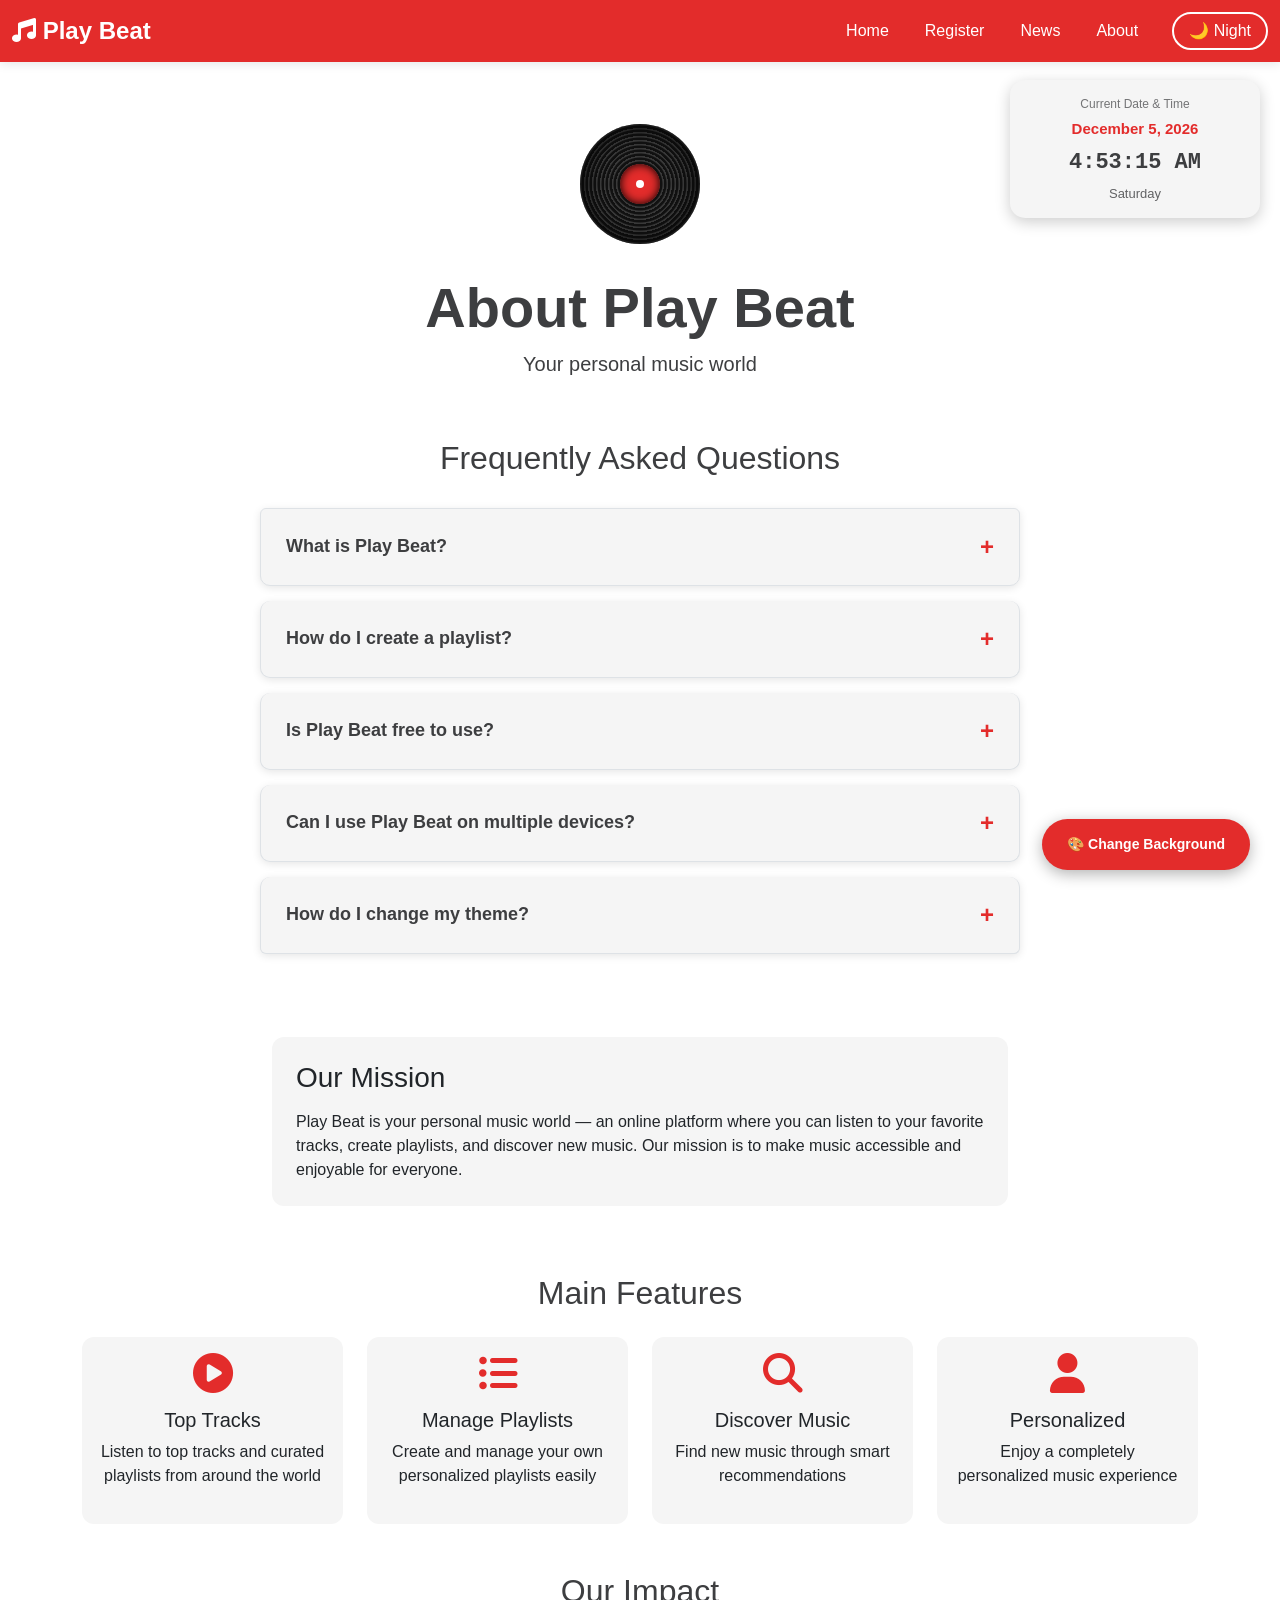
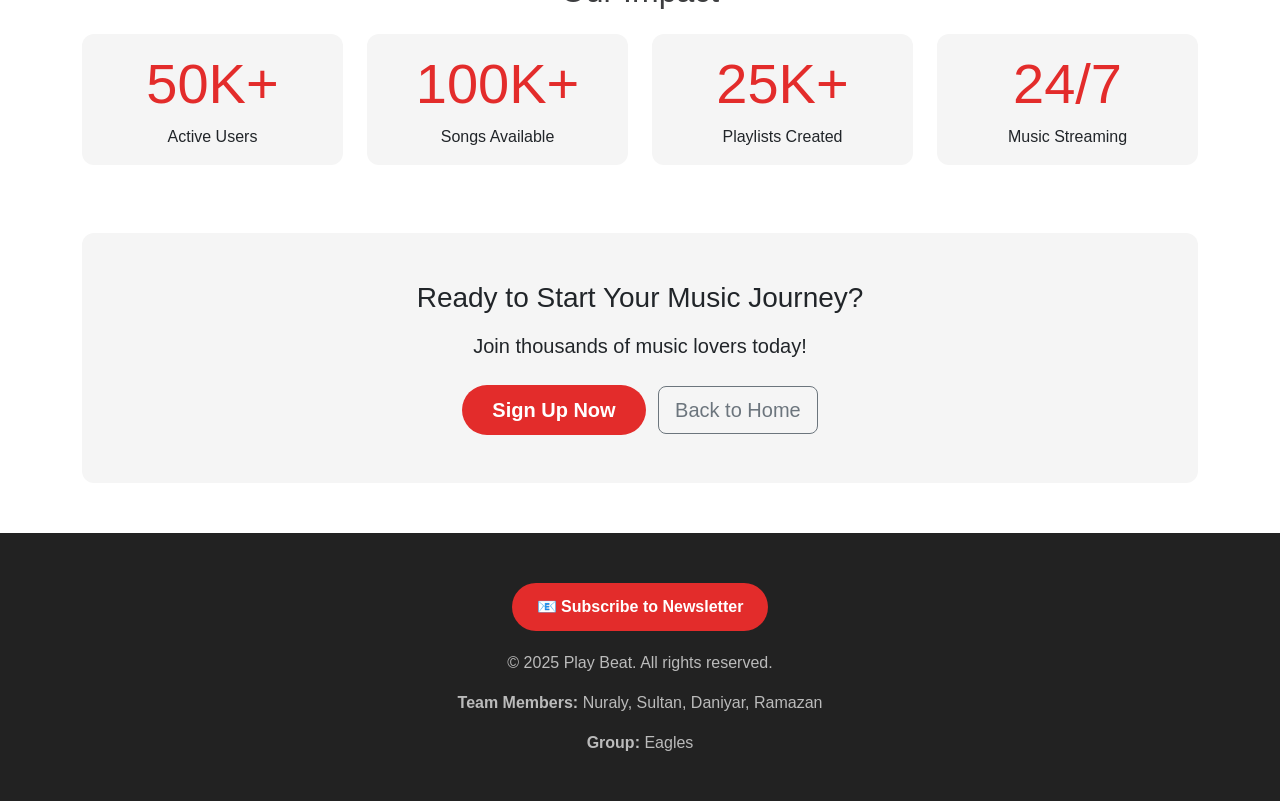
<file: about.html>
<!DOCTYPE html>
<html lang="en">
<head>
  <meta charset="UTF-8">
  <meta name="viewport" content="width=device-width, initial-scale=1.0">
  <title>About - Play Beat</title>
  <!-- Bootstrap CSS -->
  <link href="https://cdnjs.cloudflare.com/ajax/libs/bootstrap/5.3.2/css/bootstrap.min.css" rel="stylesheet">
  <link rel="stylesheet" href="https://cdnjs.cloudflare.com/ajax/libs/font-awesome/6.4.0/css/all.min.css">
  <style>
   :root {
      --bg-color: #ffffff;
      --text-color: #3D3E40;
      --accent-color: #E32C2B;
      --bg1-color: #f5f5f5;
    }

    .dark-theme {
      --bg-color: #30302f;
      --text-color: #eaeaea;
      --accent-color: #7fd367;
      --bg1-color: #424241;
    }

    body {
      background-color: var(--bg-color);
      color: var(--text-color);
      font-family: sans-serif;
      transition: background 0.3s, color 0.3s;
      padding-top: 76px;
    }

    .navbar {
      background-color: var(--accent-color) !important;
      box-shadow: 0 2px 10px rgba(0,0,0,0.1);
    }

    .navbar-brand {
      font-weight: bold;
      font-size: 1.5rem;
      color: white !important;
    }

    .navbar-nav .nav-link {
      color: white !important;
      font-weight: 500;
      margin: 0 10px;
      transition: 0.3s;
    }

    .navbar-nav .nav-link:hover,
    .navbar-nav .nav-link.active {
      color: var(--bg-color) !important;
    }

    .theme-toggle {
      background: transparent;
      border: 2px solid white;
      color: white;
      padding: 5px 15px;
      border-radius: 20px;
      cursor: pointer;
      transition: 0.3s;
    }

    .theme-toggle:hover {
      background: white;
      color: var(--accent-color);
    }

    .vinyl-container {
      display: flex;
      justify-content: center;
      margin: 30px 0;
    }

    .vinyl {
      width: 120px;
      height: 120px;
      border-radius: 50%;
      background: repeating-radial-gradient(circle, #111 0 2px, #393939 3px 4px);
      position: relative;
      box-shadow: inset 0 0 20px #000;
      animation: spin 5s linear infinite;
    }

    .label {
      width: 40px;
      height: 40px;
      background: var(--accent-color);
      border-radius: 50%;
      position: absolute;
      top: 50%;
      left: 50%;
      box-shadow: inset 0 0 10px #000;
      transform: translate(-50%, -50%);
      z-index: 1;
    }

    .spindle {
      width: 8px;
      height: 8px;
      background: var(--bg-color);
      border-radius: 50%;
      position: absolute;
      top: 50%;
      left: 50%;
      transform: translate(-50%, -50%);
      z-index: 2;
    }

    @keyframes spin {
      from { transform: rotate(0deg); }
      to { transform: rotate(360deg); }
    }

    .card {
      background: var(--bg1-color);
      border: none;
      border-radius: 12px;
      transition: transform 0.2s;
      margin-bottom: 20px;
    }

    .card:hover {
      transform: translateY(-5px);
    }

    .btn-primary {
      background-color: var(--accent-color);
      border: none;
      border-radius: 25px;
      font-weight: bold;
      padding: 10px 30px;
      transition: 0.3s;
    }

    .btn-primary:hover {
      opacity: 0.85;
      background-color: var(--accent-color);
    }

    .footer {
      background: #222;
      color: #bbb;
      padding: 30px 0;
      margin-top: 50px;
    }

    .feature-icon {
      font-size: 2.5rem;
      color: var(--accent-color);
      margin-bottom: 15px;
    }

    @media (max-width: 768px) {
      .hero h1 {
        font-size: 2rem;
      }
    }
  </style>
</head>
<body>
  <!-- Bootstrap Navbar -->
  <nav class="navbar navbar-expand-lg navbar-dark fixed-top">
    <div class="container-fluid">
      <a class="navbar-brand" href="index.html">
        <i class="fas fa-music"></i> Play Beat
      </a>
      <button class="navbar-toggler" type="button" data-bs-toggle="collapse" data-bs-target="#navbarNav">
        <span class="navbar-toggler-icon"></span>
      </button>
      <div class="collapse navbar-collapse" id="navbarNav">
        <ul class="navbar-nav ms-auto">
          <li class="nav-item">
            <a class="nav-link" href="index.html">Home</a>
          </li>
          <li class="nav-item">
            <a class="nav-link" href="register.html">Register</a>
          </li>
          <li class="nav-item">
            <a class="nav-link" href="news.html">News</a>
          </li>
          <li class="nav-item">
            <a class="nav-link active" href="about.html">About</a>
          </li>
        </ul>
        <button class="theme-toggle ms-3" onclick="toggleTheme()">
          <i class="fas fa-moon"></i>
        </button>
      </div>
    </div>
  </nav>

  <!-- Hero Section -->
  <div class="container text-center my-5">
    <div class="vinyl-container">
      <div class="vinyl">
        <div class="label"></div>
        <div class="spindle"></div>
      </div>
    </div>
    <h1 class="display-4 fw-bold">About Play Beat</h1>
    <p class="lead">Your personal music world</p>
  </div>

  <!-- About Section with Bootstrap Grid -->
  <div class="container my-5">
    <div class="row">
      <div class="col-lg-8 mx-auto">
        <div class="card">
          <div class="card-body p-4">
            <h3 class="card-title mb-3">Our Mission</h3>
            <p class="card-text">
              Play Beat is your personal music world — an online platform where you can 
              listen to your favorite tracks, create playlists, and discover new music. 
              Our mission is to make music accessible and enjoyable for everyone.
            </p>
          </div>
        </div>
      </div>
    </div>
  </div>

  <!-- Features Section with Bootstrap Cards -->
  <div class="container my-5">
    <h2 class="text-center mb-4">Main Features</h2>
    <div class="row g-4">
      <div class="col-md-6 col-lg-3">
        <div class="card h-100 text-center">
          <div class="card-body">
            <i class="fas fa-play-circle feature-icon"></i>
            <h5 class="card-title">Top Tracks</h5>
            <p class="card-text">Listen to top tracks and curated playlists from around the world</p>
          </div>
        </div>
      </div>
      <div class="col-md-6 col-lg-3">
        <div class="card h-100 text-center">
          <div class="card-body">
            <i class="fas fa-list-ul feature-icon"></i>
            <h5 class="card-title">Manage Playlists</h5>
            <p class="card-text">Create and manage your own personalized playlists easily</p>
          </div>
        </div>
      </div>
      <div class="col-md-6 col-lg-3">
        <div class="card h-100 text-center">
          <div class="card-body">
            <i class="fas fa-search feature-icon"></i>
            <h5 class="card-title">Discover Music</h5>
            <p class="card-text">Find new music through smart recommendations</p>
          </div>
        </div>
      </div>
      <div class="col-md-6 col-lg-3">
        <div class="card h-100 text-center">
          <div class="card-body">
            <i class="fas fa-user feature-icon"></i>
            <h5 class="card-title">Personalized</h5>
            <p class="card-text">Enjoy a completely personalized music experience</p>
          </div>
        </div>
      </div>
    </div>
  </div>

  <!-- Statistics Section -->
  <div class="container my-5">
    <h2 class="text-center mb-4">Our Impact</h2>
    <div class="row text-center g-4">
      <div class="col-md-3">
        <div class="card">
          <div class="card-body">
            <h2 class="display-4" style="color: var(--accent-color);">50K+</h2>
            <p class="card-text">Active Users</p>
          </div>
        </div>
      </div>
      <div class="col-md-3">
        <div class="card">
          <div class="card-body">
            <h2 class="display-4" style="color: var(--accent-color);">100K+</h2>
            <p class="card-text">Songs Available</p>
          </div>
        </div>
      </div>
      <div class="col-md-3">
        <div class="card">
          <div class="card-body">
            <h2 class="display-4" style="color: var(--accent-color);">25K+</h2>
            <p class="card-text">Playlists Created</p>
          </div>
        </div>
      </div>
      <div class="col-md-3">
        <div class="card">
          <div class="card-body">
            <h2 class="display-4" style="color: var(--accent-color);">24/7</h2>
            <p class="card-text">Music Streaming</p>
          </div>
        </div>
      </div>
    </div>
  </div>

  <!-- Call to Action -->
  <div class="container text-center my-5">
    <div class="card">
      <div class="card-body p-5">
        <h3 class="mb-3">Ready to Start Your Music Journey?</h3>
        <p class="lead mb-4">Join thousands of music lovers today!</p>
        <a href="register.html" class="btn btn-primary btn-lg me-2">Sign Up Now</a>
        <a href="index.html" class="btn btn-outline-secondary btn-lg">Back to Home</a>
      </div>
    </div>
  </div>

  <!-- Footer -->
  <footer class="footer">
    <div class="container text-center">
      <p>&copy; 2025 Play Beat. All rights reserved.</p>
      <p class="mt-2">
        <strong>Team Members:</strong> Nuraly, Sultan, Daniyar, Ramazan
      </p>
      <p><strong>Group:</strong> Eagles</p>
    </div>
  </footer>

  <!-- Bootstrap JS -->
  <script src="https://cdnjs.cloudflare.com/ajax/libs/bootstrap/5.3.2/js/bootstrap.bundle.min.js"></script>
  <script>
    function toggleTheme() {
      document.body.classList.toggle('dark-theme');
      const icon = document.querySelector('.theme-toggle i');
      if (document.body.classList.contains('dark-theme')) {
        icon.className = 'fas fa-sun';
      } else {
        icon.className = 'fas fa-moon';
      }
    }
  </script>
  <script src="toggleTheme.js"></script>
  <script src="assignment5.js"></script>
  <script src="playbeat.js"></script>
</body>
</html>
</file>
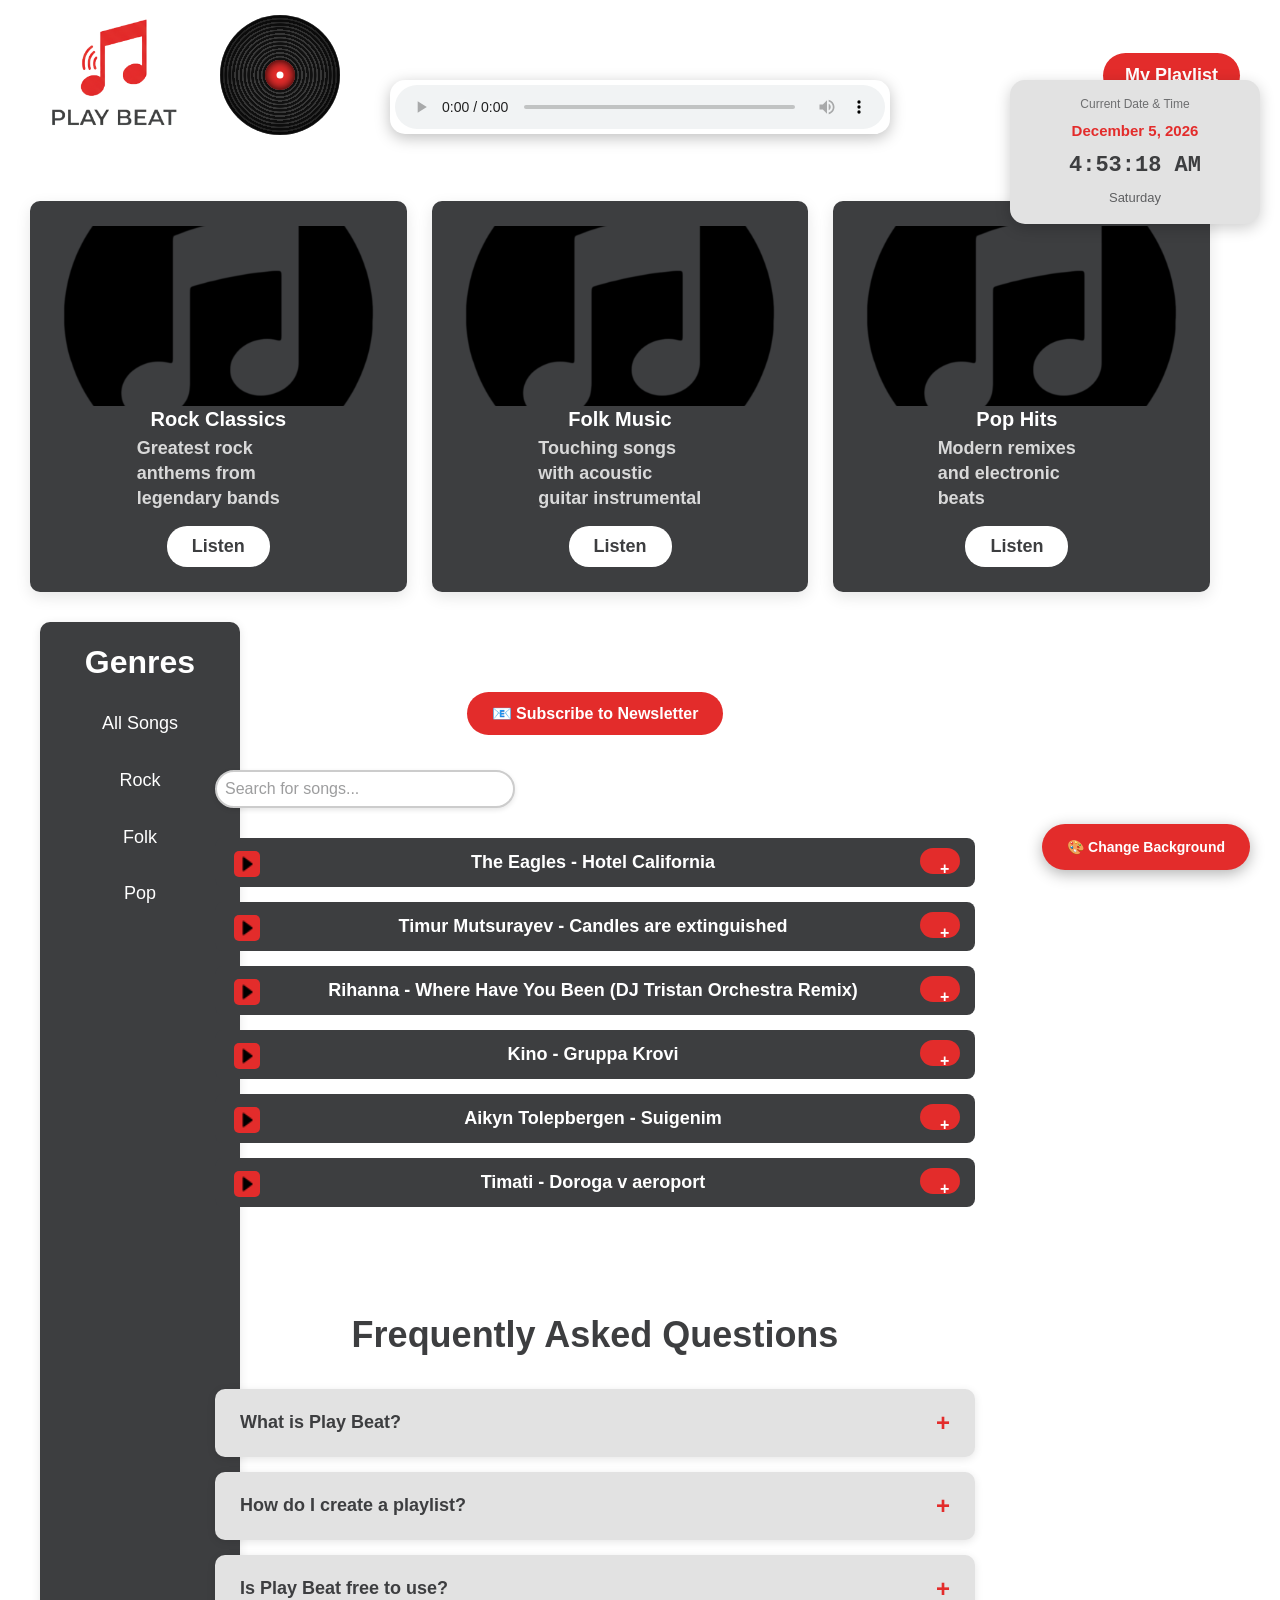
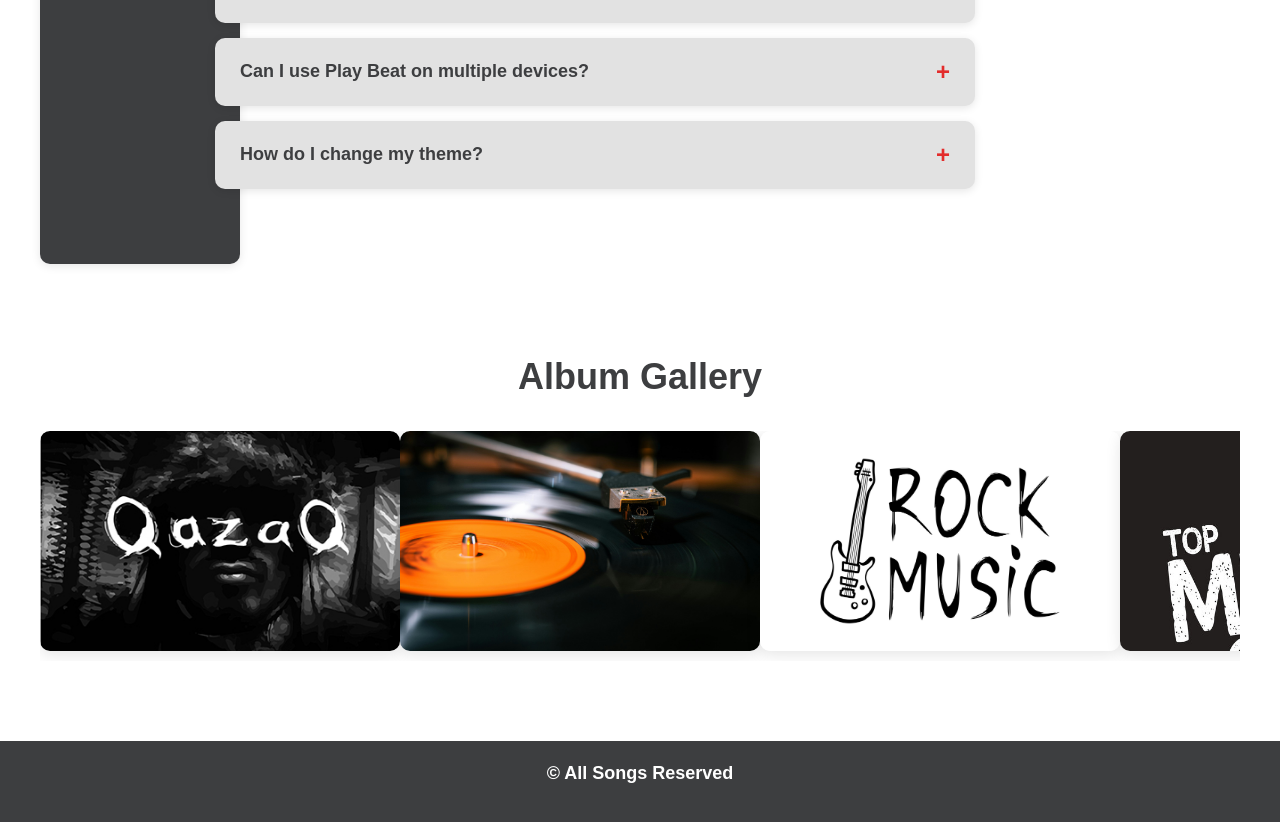
<file: listen.html>
<!DOCTYPE html> 
<html lang="en"> 
<head> 
  <meta charset="UTF-8"> 
  <title>Listen to Songs</title> 
  <link rel="stylesheet" href="styles.css"> 
  <link rel="stylesheet" href="songInfo.css"> 
</head> 
<body> 
  <header style="display: flex; justify-content: space-between; align-items: center; padding: 15px 40px;">
    <!-- Logo + Vinyl container -->
    <div style="display: flex; align-items: center; gap: 30px;">
      <a href="index.html">
        <img id="logo" src="Logos/logoWmini.png" alt="logo" width="150" data-mini="true">
      </a>
      <div class="vinyl">
        <div class="label"></div>
        <div class="spindle"></div>
      </div>
    </div>

    <!-- Navigation buttons -->
    <nav style="display: flex; gap: 20px; align-items: center;">
      <button>
        <a href="playlist.html" style="color: var(--bg-color); text-decoration: none; font-size: 18px;">My Playlist</a>
      </button>
      <button id="user-area"></button>
    </nav>
  </header>


  <!-- Spacer to keep the rest of the page in place -->
  <div style="height: 220px;"></div>

  <script src="register.js"></script> 
  <script src="toggleTheme.js"></script> 


  <div class="cards-container" style="display: flex; gap: 25px; padding:10px;justify-content: center; align-items: stretch; max-width: 1200px; margin-top: -180px; left: 0px; position: relative; flex-wrap: wrap;"> 
    <div class="feature-card"> 
      <img src="Logos/music-logo-black.png" alt="Rock"> 
      <div style="padding: relative;"> 
        <h3 style="color: var(--bg-color); margin: 0 0 4px;">Rock Classics</h3> 
        <p style="color: var(--bg-color); opacity: 0.8; margin-bottom: 15px;">Greatest rock anthems from legendary bands</p> 
        <button style="padding: 10px 25px; background: var(--bg-color); color: var(--text-color); border: none; border-radius: 20px; cursor: pointer;">Listen</button> 
      </div> 
    </div> 
    <div class="feature-card"> 
      <img src="Logos/music-logo-black.png" alt="Folk"> 
      <div style="padding: relative;"> 
        <h3 style="color: var(--bg-color); margin: 0 0 4px;">Folk Music</h3> 
        <p style="color: var(--bg-color); opacity: 0.8; margin-bottom: 15px;">Touching songs with acoustic guitar instrumental</p> 
        <button style="padding: 10px 25px; background: var(--bg-color); color: var(--text-color); border: none; border-radius: 20px; cursor: pointer;">Listen</button> 
      </div> 
    </div> 
    <div class="feature-card"> 
      <img src="Logos/music-logo-black.png" alt="Pop"> 
      <div style="padding: relative;"> 
        <h3 style="color: var(--bg-color); margin: 0 0 4px;">Pop Hits</h3> 
        <p style="color: var(--bg-color); opacity: 0.8; margin-bottom: 15px;">Modern remixes and electronic beats</p> 
        <button style="padding: 10px 25px; background: var(--bg-color); color: var(--text-color); border: none; border-radius: 20px; cursor: pointer;">Listen</button> 
      </div> 
    </div> 
  </div> 

  <div style="display: grid; grid-template-columns: 200px 1fr; grid-template-areas: 'sidebar main'; gap: 10px; padding: 20px 40px; min-height: 600px;">

    <aside style="grid-area: sidebar; background: var(--text-color); padding: 20px; border-radius: 10px; box-shadow: 0 2px 10px rgba(0,0,0,0.1);"> 
      <h3 style="color: var(--bg-color); margin: 0 0 15px;">Genres</h3> 
      <div style="color: var(--bg-color); padding: 10px; margin-bottom: 8px; border-radius: 5px; cursor: pointer; transition: all 0.2s;" 
           onmouseover="this.style.background='var(--accent-color)'; this.style.color='var(--text-color)'" 
           onmouseout="this.style.background=''; this.style.color='var(--bg-color)'">All Songs</div> 
      <div style="color: var(--bg-color); padding: 10px; margin-bottom: 8px; border-radius: 5px; cursor: pointer; transition: all 0.2s;" 
           onmouseover="this.style.background='var(--accent-color)'; this.style.color='var(--text-color)'" 
           onmouseout="this.style.background=''; this.style.color='var(--bg-color)'">Rock</div> 
      <div style="color: var(--bg-color); padding: 10px; margin-bottom: 8px; border-radius: 5px; cursor: pointer; transition: all 0.2s;" 
           onmouseover="this.style.background='var(--accent-color)'; this.style.color='var(--text-color)'" 
           onmouseout="this.style.background=''; this.style.color='var(--bg-color)'">Folk</div> 
      <div style="color: var(--bg-color); padding: 10px; margin-bottom: 8px; border-radius: 5px; cursor: pointer; transition: all 0.2s;" 
           onmouseover="this.style.background='var(--accent-color)'; this.style.color='var(--text-color)'" 
           onmouseout="this.style.background=''; this.style.color='var(--bg-color)'">Pop</div> 
    </aside>  

    <main style="grid-area: main; margin-top: -100px; margin-left: -300px;">

      <div class="container" style="display: flex; flex-direction: column; align-items: flex-start; gap: 15px;"> 
        <input id="search" placeholder="Search for songs..." style="width: 300px; padding: 8px;"> 
        <div id="songList" style="width: 100%;"></div> 
      </div> 
      <audio id="player" controls style="width: 70%; margin-top: 20px;"></audio> 
    </main>

  </div> 

  <div style="padding: 40px;">
    <h2 style="color: var(--text-color); text-align: center; margin-bottom: 30px;">Album Gallery</h2>

    <div class="css-carousel">
      <div class="carousel-track">
        <div class="carousel-item"><img src="Logos/qazaq.jpg" alt="Album 1"></div>
        <div class="carousel-item"><img src="Logos/hits-music.jpg" alt="Album 2"></div>
        <div class="carousel-item"><img src="Logos/rock-music.jpg" alt="Album 3"></div>
        <div class="carousel-item"><img src="Logos/charts-music.jpg" alt="Album 4"></div>
        <div class="carousel-item"><img src="Logos/album5.jpg" alt="Album 5"></div>
        <div class="carousel-item"><img src="Logos/album6.jpg" alt="Album 6"></div>
        <div class="carousel-item"><img src="Logos/album7.jpeg" alt="Album 7"></div>
        <div class="carousel-item"><img src="Logos/album8.jpg" alt="Album 8"></div>
        <div class="carousel-item"><img src="Logos/album9.jpg" alt="Album 9"></div>
      </div>
    </div>
  </div>

  <style>
  .css-carousel {
    overflow-x: auto;
    scroll-snap-type: x mandatory;
    display: flex;
    gap: 20px;
    padding-bottom: 10px;
  }

  .carousel-track {
    display: flex;
  }

  .carousel-item {
    scroll-snap-align: start;
    flex: 0 0 30%; /* Desktop: 3 items visible */
    border-radius: 10px;
    overflow: hidden;
    cursor: pointer;
    transition: transform 0.3s ease;
    box-shadow: 0 4px 15px rgba(0,0,0,0.1);
  }

  .carousel-item:hover {
    transform: scale(1.05);
  }

  .carousel-item img {
    width: 100%;
    height: 220px;
    object-fit: cover;
    display: block;
  }

  /* Tablet: 2 items */
  @media (max-width: 1024px) {
    .carousel-item {
      flex: 0 0 45%;
    }
  }

  /* Mobile: 1 item */
  @media (max-width: 768px) {
    .carousel-item {
      flex: 0 0 80%;
    }
  }
  </style>


  <footer style="background: var(--text-color); color: var(--bg-color); text-align: center; padding: 20px; margin-top: 40px;"> 
    <p>&copy; All Songs Reserved</p> 
  </footer> 

  <div id="songInfoModal" class="song-info-modal"> 
    <div class="song-info-content"> 
      <div class="song-info-header"> 
        <h3 id="modalSongTitle"></h3> 
        <button class="close-btn" onclick="closeSongModal()">×</button> 
      </div> 
      <div class="song-info-body"> 
        <div class="info-item"> <strong>Artist:</strong> <span id="modalArtist"></span> </div> 
        <div class="info-item"> <strong>Year:</strong> <span id="modalYear"></span> </div> 
        <div class="info-item"> <strong>Genre:</strong> <span id="modalGenre"></span> </div> 
        <div class="song-description"> 
          <h4>About this track</h4> 
          <p id="modalInfo"></p> 
        </div> 
      </div> 
      <div class="song-info-actions"> 
        <button class="modal-btn play-modal-btn" id="modalPlayBtn">Play Now</button> 
        <button class="modal-btn add-modal-btn" id="modalAddBtn">Add to Playlist</button> 
      </div> 
    </div> 
  </div> 

  <script src="songlist.js"></script> 
  <script src="assignment5.js"></script>
  <style> 
    .feature-card { 
      flex: 1 1 300px; 
      background: var(--text-color); 
      border-radius: 10px; 
      overflow: hidden; 
      box-shadow: 0 5px 15px rgba(0,0,0,0.1); 
      transition: transform 0.3s ease; 
      display: flex; 
      flex-direction: column; 
    } 
    .feature-card:hover { 
      transform: translateY(-8px); 
      box-shadow: 0 10px 25px rgba(0,0,0,0.2); 
    } 
    .feature-card img { 
      width: 100%; 
      height: 180px; 
      object-fit: cover; 
    } 
    .gallery-item { 
      position: relative; 
      overflow: hidden; 
      border-radius: 10px; 
      cursor: pointer; 
      transition: transform 0.3s ease; 
    } 
    .gallery-item:hover { 
      transform: scale(1.05); 
    } 
    .gallery-item img { 
      width: 100%; 
      height: 220px; 
      object-fit: cover; 
      display: block; 
    } 
    .caption { 
      position: absolute; 
      bottom: 0; 
      left: 0; 
      right: 0; 
      background: var(--text-color); 
      color: var(--bg-color); 
      padding: 15px; 
      transform: translateY(100%); 
      transition: transform 0.3s ease; 
    } 
    .gallery-item:hover .caption { 
      transform: translateY(0); 
    } 
  </style> 
</body> 
</html>
</file>
<file: styles.css>
:root{
  --bg-color:#ffffff;
  --text-color:#3D3E40;
  --accent-color:#E32C2B;
  --bg1-color:#e2e2e2;
  --transition-fast:0.3s;
}

.dark-theme{
  --bg-color:#30302f;
  --text-color:#eaeaea;
  --accent-color:#7fd367;
  --bg1-color:#424241;
}

/* ========== Base / Typography / Layout ========== */
*{box-sizing:border-box}
body{
  background:var(--bg-color);
  color:var(--text-color);
  font-family:'Segoe UI', Tahoma, Geneva, Verdana, sans-serif;
  line-height:1.6;
  margin:0;
  padding:0;
  transition:background var(--transition-fast),color var(--transition-fast);
  font-size:14px;
  text-align:center;
}

/* headings responsive scale */
h1{font-size:1.75rem}
h2{font-size:1.5rem}
h3{font-size:1.25rem}

@media (min-width:768px){
  body{font-size:16px}
  h1{font-size:2.25rem}
  h2{font-size:1.875rem}
  h3{font-size:1.5rem}
}
@media (min-width:1024px){
  body{font-size:18px}
  h1{font-size:2.5rem}
  h2{font-size:2rem}
  h3{font-size:1.625rem}
}

/* paragraph / lists */
p{
  font-size:0.95rem;
  line-height:1.4;
  margin:0 0 1rem;
  font-weight:bold;
  max-width:50%;
  margin-left:auto;
  margin-right:auto;
  text-align:center;
}
li{
  background:var(--bg1-color);
  margin:8px auto;
  padding:10px 15px;
  border-radius:8px;
  max-width:50%;
  transition:background var(--transition-fast);
}

/* container & images */
.container{max-width:800px;margin:150px auto 0;padding:0 20px}
img.logo{transition:opacity var(--transition-fast)}

/* ========== Buttons & Inputs ========== */
button,.btn,.card-button,.submit-btn,.back-btn,.edit-avatar-btn{
  background:var(--accent-color);
  color:var(--bg-color);
  font-weight:bold;
  border:0;
  padding:12px 20px;
  font-size:16px;
  border-radius:100px;
  cursor:pointer;
  transition:all var(--transition-fast);
}
button:hover,.btn-primary:hover{opacity:.85;transform:translateY(-2px)}
.btn-primary{background:var(--accent-color);border-color:var(--accent-color);color:#fff}
.btn-secondary{background:var(--text-color);color:var(--bg-color)}
.btn-outline-secondary{color:var(--text-color);border:1px solid var(--text-color)}
.btn-outline-secondary:hover{background:var(--text-color);color:var(--bg-color)}

/* inputs */
input,.form-control{
  width:100%;
  padding:12px 20px;
  font-size:16px;
  border:2px solid #ccc;
  border-radius:25px;
  outline:none;
  transition:all .3s ease;
  box-shadow:0 2px 5px rgba(0,0,0,.1);
  background:var(--bg-color);
  color:var(--text-color);
}
input:focus,.form-control:focus{
  border-color:var(--accent-color);
  box-shadow:0 0 0 3px rgba(227,44,43,0.1);
  transform:translateY(-2px);
}
input::placeholder,.form-group input::placeholder{color:var(--text-color);opacity:.5}

/* ========== Vinyl / Decoration ========== */

/* single keyframes defined once */
@keyframes spin{from{transform:rotate(0)}to{transform:rotate(360deg)}}

/* vinyl generic used in both files */
.vinyl,
.vinyl-decoration {
  width: 120px;
  height: 120px;
  border-radius: 50%;
  background: repeating-radial-gradient(circle, #111 0 2px, #393939 2.5px 3.8px);
  position: relative;
  box-shadow: inset 0 0 20px #000;
  animation: spin 5s linear infinite;
}

/* label & spindle: keep responsive-friendly base sizes (overrides follow later) */
.label {
  width: 30px;
  height: 30px;
  background: var(--accent-color);
  border-radius: 50%;
  position: absolute;
  top: 50%;
  left: 50%;
  box-shadow: inset 0 0 10px #000;
  transform: translate(-50%, -50%);
  z-index: 1;
}
.spindle {
  width: 7px;
  height: 7px;
  background: var(--bg-color);
  border-radius: 50%;
  position: absolute;
  top: 50%;
  left: 50%;
  transform: translate(-50%, -50%);
  z-index: 2;
}

/* responsive vinyl scaling (keeps both files' intentions) */
.intropage .vinyl { width: 140px !important; height: 140px !important; margin: 30px auto; }
.intropage .vinyl .label { width: 34% !important; height: 34% !important; }
.intropage .vinyl .spindle { width: 6% !important; height: 6% !important; }

@media (min-width: 601px) and (max-width: 1024px) {
  .intropage .vinyl { width: 220px !important; height: 220px !important; }
  .intropage .vinyl .label { width: 30% !important; height: 30% !important; }
  .intropage .vinyl .spindle { width: 6.5% !important; height: 6.5% !important; }
}
@media (min-width: 1025px) {
  .intropage .vinyl { width: 300px !important; height: 300px !important; }
  .intropage .vinyl .label { width: 30% !important; height: 30% !important; }
  .intropage .vinyl .spindle { width: 6.5% !important; height: 6.5% !important; }
}

/* ========== Player / Song list components ========== */
#player {
  position: fixed;
  top: 60px;
  padding: 5px;
  left: 50%;
  transform: translateX(-50%);
  width: 100%;
  max-width: 500px;
  background: var(--bg-color);
  border-radius: 15px;
  box-shadow: 0 4px 15px rgba(0,0,0,0.25);
  display: flex;
  justify-content: center;
  align-items: center;
}

.song {
  display: flex;
  align-items: flex-start;
  justify-content: space-between;
  background: var(--text-color);
  padding: 10px 15px;
  margin: 15px 0;
  border-radius: 8px;
  word-break: break-word;
  overflow-wrap: break-word;
}
.song-left {
  display: flex;
  align-items: flex-start;
  gap: 10px;
  flex: 1;
  min-width: 0;
}
.song-left img {
  padding: 3px 5px;
  background-color: var(--accent-color);
  border-radius: 5px;
  width: 24px;
  height: 24px;
  cursor: pointer;
  margin-top: 3px;
}
.song-title { font-weight: bold; color: var(--bg-color); flex: 1; }
.add {
  padding: 5px 9px;
  border: none;
  background-color: var(--accent-color);
  color: var(--bg-color);
  border-radius: 4px;
  cursor: pointer;
}

/* ========== Cards / Feature grid ========== */
.cards-container{
  display:grid;
  grid-template-columns:1fr;
  gap:20px;
  max-width:1200px;
  margin:0 20px;
  padding:20px;
}
@media (min-width:601px) and (max-width:1024px){ .cards-container{grid-template-columns:repeat(2,1fr)} }
@media (min-width:1025px){ .cards-container{grid-template-columns:repeat(3,1fr)} }

.feature-card{
  background:var(--bg1-color);
  padding:25px;
  border-radius:15px;
  box-shadow:0 4px 15px rgba(0,0,0,0.1);
  transition:all var(--transition-fast);
  cursor:pointer;
  display:flex;
  flex-direction:column;
  align-items:flex-start;
  min-height:140px;
}
.feature-card:hover{
  transform:translateX(10px) translateY(-5px);
  box-shadow:0 8px 25px rgba(0,0,0,0.2);
  background:linear-gradient(135deg,var(--accent-color) 0%,var(--bg1-color) 100%);
}
.feature-icon{font-size:40px;margin-bottom:15px;transition:transform var(--transition-fast)}
.feature-card h3{font-size:20px;margin-bottom:10px;color:var(--text-color)}
.feature-card p{font-size:14px;opacity:.85;line-height:1.5;color:var(--text-color);text-align:left}

/* news-item */
.news-item{
  max-width:600px;
  margin:20px auto;
  padding:20px 25px;
  background:rgba(255,255,255,0.05);
  border-left:5px solid var(--accent-color);
  border-radius:12px;
  transition:transform .3s,background .3s;
  box-shadow:0 4px 12px rgba(0,0,0,0.2);
}

/* ========== Page Grid / Sidebar / Footer / Profile ========== */
.page-grid{
  display:grid;
  grid-template-columns:250px 1fr;
  gap:30px;
  grid-template-areas:"sidebar main" "sidebar main" "footer footer";
  min-height:100vh;
  margin-top:90px;
  padding:0 40px;
  max-width:1400px;
  margin-left:auto;
  margin-right:auto;
}
.sidebar{
  grid-area:sidebar;
  background:var(--bg1-color);
  padding:30px 20px;
  border-radius:15px;
  box-shadow:0 4px 15px rgba(0,0,0,0.1);
  height:fit-content;
  position:sticky;
  top:120px;
}
.main-content{grid-area:main;padding:20px}

.footer{
  grid-area:footer;
  display:flex;
  justify-content:space-between;
  align-items:center;
  padding:30px 40px;
  background:var(--bg1-color);
  border-radius:15px;
  margin-top:40px;
  margin-bottom:20px;
}
.footer-links{display:flex;gap:20px}
.footer-links a{color:var(--text-color);text-decoration:none;transition:color var(--transition-fast)}
.footer-links a:hover{color:var(--accent-color)}

/* profile card + stat items */
.profile-card{background:var(--bg1-color);border-radius:20px;padding:40px;margin-bottom:40px;box-shadow:0 4px 20px rgba(0,0,0,0.1)}
.profile-info-content{display:flex;gap:40px;align-items:flex-start}
.avatar-section{display:flex;flex-direction:column;align-items:center;gap:15px}
#avatar{width:150px;height:150px;border-radius:50%;object-fit:cover;border:4px solid var(--accent-color);box-shadow:0 4px 15px rgba(0,0,0,0.2)}
.edit-avatar-btn{padding:8px 20px;border-radius:20px}
.user-details{flex:1;display:flex;flex-direction:column;gap:20px}
.detail-item{display:flex;padding:15px 20px;background:var(--bg-color);border-radius:12px;border-left:4px solid var(--accent-color);transition:transform var(--transition-fast)}
.detail-item:hover{transform:translateX(5px)}
.detail-label{font-weight:bold;min-width:100px;color:var(--text-color)}
.detail-value{color:var(--text-color)}

/* action cards */
.action-cards-container{display:flex;gap:25px;margin-bottom:40px;flex-wrap:wrap}
.action-card{flex:1;min-width:250px;background:var(--bg1-color);border-radius:15px;padding:30px;text-align:center;cursor:pointer;transition:all var(--transition-fast);box-shadow:0 4px 15px rgba(0,0,0,0.1);display:flex;flex-direction:column;align-items:center;justify-content:space-between;min-height:250px}
.action-card:hover{transform:translateY(-8px);box-shadow:0 8px 25px rgba(0,0,0,0.2);background:linear-gradient(135deg,var(--bg1-color) 0%,var(--bg-color) 100%)}
.card-icon{font-size:48px;margin-bottom:15px}

/* recent activity */
.recent-activity{background:var(--bg1-color);border-radius:15px;padding:30px;box-shadow:0 4px 15px rgba(0,0,0,0.1)}
.recent-activity h2{margin-bottom:20px;font-size:24px;text-align:left}
.activity-grid{display:grid;gap:15px}
.activity-item{display:flex;align-items:center;gap:15px;padding:15px 20px;background:var(--bg-color);border-radius:10px;transition:all var(--transition-fast)}
.activity-item:hover{transform:translateX(5px);box-shadow:0 3px 10px rgba(0,0,0,0.15)}
.activity-icon{font-size:24px;flex-shrink:0}
.activity-text{flex:1;text-align:left;font-size:14px}
.activity-time{font-size:12px;opacity:.6;flex-shrink:0}

/* ========== Forms / Register grid / Form container ========== */
.register-grid{
  display:grid;
  grid-template-columns:1fr 1.2fr;
  gap:40px;
  grid-template-areas:"info form" "info form" "footer footer";
  min-height:100vh;
  margin-top:90px;
  padding:40px;
  max-width:1600px;
  margin-left:auto;
  margin-right:auto;
}
.info-section{grid-area:info;display:flex;flex-direction:column;gap:30px;padding:20px}
.form-section{grid-area:form;display:flex;align-items:center;justify-content:center}

.form-container{background:var(--bg1-color);padding:50px 40px;border-radius:20px;box-shadow:0 8px 30px rgba(0,0,0,0.15);width:100%;max-width:500px}
.form-title{font-size:32px;margin-bottom:10px;color:var(--text-color);text-align:center}
.form-subtitle{font-size:16px;opacity:.7;margin-bottom:30px;text-align:center;color:var(--text-color);max-width:100%}
.register-form{display:flex;flex-direction:column;gap:20px}
.form-group label{font-size:14px;font-weight:600;color:var(--text-color);text-align:left;padding-left:5px}
.input-wrapper{position:relative;display:flex;align-items:center}
.input-icon{position:absolute;left:15px;font-size:18px;pointer-events:none}
.form-group input{padding:14px 20px 14px 45px;border-radius:12px;border:2px solid transparent;background:var(--bg-color);color:var(--text-color);box-shadow:0 2px 5px rgba(0,0,0,0.05)}
.form-group input:focus{box-shadow:0 0 0 3px rgba(227,44,43,0.1);transform:translateY(-2px)}
.submit-btn{background:var(--accent-color);color:var(--bg-color);border:none;padding:16px;font-size:18px;font-weight:bold;border-radius:12px;cursor:pointer;transition:all var(--transition-fast);margin-top:10px;box-shadow:0 4px 15px rgba(0,0,0,0.2)}
.submit-btn:hover{transform:translateY(-3px);box-shadow:0 6px 20px rgba(0,0,0,0.3);opacity:.9}
.form-footer{text-align:center;margin-top:20px;font-size:14px}
.form-footer a{color:var(--accent-color);text-decoration:none;font-weight:bold;transition:opacity var(--transition-fast)}
.form-footer a:hover{opacity:.8;text-decoration:underline}
.back-btn{background:transparent;color:var(--text-color);border:2px solid var(--text-color);padding:10px 25px;font-size:14px;border-radius:25px;cursor:pointer;transition:all var(--transition-fast)}
.back-btn:hover{background:var(--text-color);color:var(--bg-color);transform:translateX(-5px)}

/* ========== Navbar / Header / Nav links ========== */
.nav-header{
  display:flex;
  justify-content:space-between;
  align-items:center;
  padding:20px 60px;
  background:var(--bg1-color);
  box-shadow:0 2px 10px rgba(0,0,0,0.1);
  position:fixed;
  top:0;left:0;right:0;
  z-index:1000;
  transition:background var(--transition-fast);
}
.logo-container{flex-shrink:0}
.logo-container .logo{transition:opacity var(--transition-fast),transform var(--transition-fast)}
.logo-container .logo:hover{opacity:.8;transform:scale(1.05)}

.nav-links{display:flex;gap:30px;align-items:center}
.nav-links a{color:var(--text-color);text-decoration:none;font-weight:500;font-size:16px;padding:8px 16px;border-radius:20px;transition:all var(--transition-fast)}
.nav-links a:hover{background:var(--accent-color);color:var(--bg-color);transform:translateY(-2px)}
.nav-links a.active{background:var(--accent-color);color:var(--bg-color)}

/* Bootstrap-style overrides */
.navbar{padding:1rem 0}
.navbar-brand img{transition:opacity var(--transition-fast),transform var(--transition-fast)}
.navbar-brand img:hover{opacity:.8;transform:scale(1.05)}
.nav-link{color:var(--text-color) !important;font-weight:500;padding:.5rem 1rem !important;border-radius:20px;transition:all var(--transition-fast)}
.nav-link:hover,.nav-link.active{background:var(--accent-color) !important;color:var(--bg-color) !important;transform:translateY(-2px)}

/* ========== Carousel / Gallery ========== */
.carousel-item{border-radius:10px;overflow:hidden;cursor:pointer;transition:transform var(--transition-fast);box-shadow:0 4px 15px rgba(0,0,0,0.1)}
.carousel-item img{width:100%;height:220px;object-fit:cover;display:block}
@media (min-width:1024px){ .carousel-item img{height:400px} }
@media (max-width:767px){ .carousel-item img{height:250px} .carousel-caption{display:none !important} }

.carousel-caption{background:rgba(0,0,0,0.6);padding:1rem;border-radius:10px}

/* gallery hover caption */
.gallery-item{position:relative;overflow:hidden;border-radius:10px;cursor:pointer;transition:transform var(--transition-fast)}
.gallery-item img{width:100%;height:220px;object-fit:cover;display:block}
.caption{position:absolute;bottom:0;left:0;right:0;background:var(--text-color);color:var(--bg-color);padding:15px;transform:translateY(100%);transition:transform var(--transition-fast)}
.gallery-item:hover .caption{transform:translateY(0)}

/* ========== Misc / Accessibility / Utilities ========== */
p,li,.feature-card p,.sidebar div,.caption,.activity-text{font-size:.95rem;line-height:1.4}
h1,h2,h3,h4,h5,h6{font-size:1.2rem;line-height:1.3}

/* responsive typography and control sizing */
@media (min-width:768px) and (max-width:1024px){
  h1{font-size:2rem} h2{font-size:1.75rem} h3{font-size:1.5rem}
  p,li,.feature-card p,.sidebar div,.caption,.activity-text{font-size:1rem}
  button,.card-button,.submit-btn,.back-btn,.edit-avatar-btn{font-size:1rem;padding:10px 18px}
}
@media (min-width:1025px){
  h1{font-size:2.5rem} h2{font-size:2.25rem} h3{font-size:2rem}
  p,li,.feature-card p,.sidebar div,.caption,.activity-text{font-size:1.125rem}
  button,.card-button,.submit-btn,.back-btn,.edit-avatar-btn{font-size:1.125rem;padding:12px 22px}
}

/* Accessibility & reduced motion */
a{color:var(--accent-color);text-decoration:none}
a:hover,a:focus{text-decoration:underline;outline:2px solid var(--accent-color);outline-offset:2px}
button:focus,.btn:focus,.form-control:focus{outline:3px solid var(--accent-color);outline-offset:2px}
*:focus-visible{outline:3px solid var(--accent-color);outline-offset:3px}
@media (prefers-reduced-motion:reduce){
  *,*::before,*::after{animation-duration:0.01ms !important;animation-iteration-count:1 !important;transition-duration:0.01ms !important}
  .vinyl,.vinyl-decoration{animation:none !important}
}

/* Print */
@media print{
  .navbar,.footer,.btn,button{display:none}
  body{background:white;color:black}
  .card{border:1px solid black !important;page-break-inside:avoid}
}

/* Responsive layout fallbacks */
@media (max-width:1200px){ .register-grid{grid-template-columns:1fr;grid-template-areas:"form" "info" "footer"} }
@media (max-width:1024px){
  .page-grid{grid-template-columns:1fr;grid-template-areas:"main" "sidebar" "footer"}
  .sidebar{position:relative;top:0}
  .nav-header{padding:20px 30px}
}
@media (max-width:768px){
  .nav-header{flex-direction:column;gap:15px;padding:15px 20px}
  .nav-links{gap:15px;flex-wrap:wrap;justify-content:center}
  .action-cards-container{flex-direction:column}
  .profile-info-content{flex-direction:column;align-items:center}
  .user-details{width:100%}
  .page-grid,.register-grid{padding:20px;gap:20px;margin-top:120px}
  .form-container{padding:30px 25px}
  .form-title{font-size:26px}
  .footer{flex-direction:column;gap:15px;text-align:center}
  .footer-links{flex-direction:column;gap:10px}
}
@media (max-width:480px){
  .form-group input{padding:12px 15px 12px 40px;font-size:14px}
  .input-icon{font-size:16px;left:12px}
}

/* ========== Small helper classes ========== */
.text-muted{opacity:.7}
.sr-only{position:absolute;width:1px;height:1px;padding:0;margin:-1px;overflow:hidden;clip:rect(0,0,0,0);white-space:nowrap;border-width:0}
</file>
<file: songInfo.css>
.song-info-modal {
  position: fixed;
  inset: 0;
  background: rgba(0,0,0,0.85);
  display: none;           /* not in DOM flow when hidden */
  justify-content: center;
  align-items: center;
  z-index: 1000;
  opacity: 0;
  visibility: hidden;      /* prevents interactions when hidden */
  transition: opacity 0.3s ease, visibility 0s linear 0.3s;
}

/* show: visible + no delayed visibility */
.song-info-modal.show {
  display: flex;
  opacity: 1;
  visibility: visible;
  transition-delay: 0s;
}

/* hide class should remove display if you're not using show */
.song-info-modal.hide {
  opacity: 0;
  visibility: hidden;
  display: none; /* ensures overlay is removed */
}

.song-info-content {
  background: var(--bg-color);
  border-radius: 15px;
  max-width: 550px;
  width: 90%;
  max-height: 85vh;
  overflow-y: auto;
  box-shadow: 0 15px 40px rgba(0, 0, 0, 0.4);
  transform: scale(0.9);
  transition: transform 0.3s ease;
}

.song-info-modal.show .song-info-content {
  transform: scale(1);
}

.song-info-header {
  display: flex;
  justify-content: space-between;
  align-items: center;
  padding: 25px 30px 20px;
  border-bottom: 3px solid var(--accent-color);
  background: linear-gradient(135deg, var(--accent-color) 0%, var(--text-color) 100%);
}

.song-info-header h3 {
  color: var(--bg-color);
  margin: 0;
  font-size: 22px;
  font-weight: 600;
  max-width: 85%;
  line-height: 1.3;
}

.close-btn {
  background: #ff4444;
  color: white;
  border: none;
  width: 38px;
  height: 38px;
  border-radius: 50%;
  font-size: 22px;
  cursor: pointer;
  display: flex;
  align-items: center;
  justify-content: center;
  transition: all 0.2s ease;
  flex-shrink: 0;
}

.close-btn:hover {
  background: #cc3333;
  transform: rotate(90deg) scale(1.1);
}

.song-info-body {
  padding: 30px;
}

.info-item {
  display: flex;
  justify-content: space-between;
  align-items: flex-start;
  margin-bottom: 18px;
  padding: 15px 18px;
  background: linear-gradient(135deg, var(--accent-color) 0%, var(--text-color) 100%);
  border-radius: 10px;
  color: var(--bg-color);
  transition: transform 0.2s ease;
}

.info-item:hover {
  transform: translateX(5px);
}

.info-item strong {
  color: var(--bg-color);
  min-width: 120px;
  font-weight: 700;
  font-size: 15px;
}

.info-item span {
  text-align: right;
  word-break: break-word;
  flex: 1;
  margin-left: 20px;
  font-size: 15px;
  line-height: 1.4;
}

.song-description {
  background: rgba(0, 0, 0, 0.06);
  padding: 20px;
  border-radius: 10px;
  margin-top: 20px;
  border-left: 4px solid var(--accent-color);
}

.song-description h4 {
  color: var(--accent-color);
  margin: 0 0 12px 0;
  font-size: 16px;
  font-weight: 600;
}

.song-description p {
  color: var(--text-color);
  line-height: 1.6;
  font-size: 15px;
  margin: 0;
}

.song-info-actions {
  padding: 0 30px 30px;
  display: flex;
  gap: 15px;
  justify-content: center;
}

.modal-btn {
  padding: 12px 28px;
  border: none;
  border-radius: 25px;
  font-size: 16px;
  font-weight: 600;
  cursor: pointer;
  transition: all 0.3s ease;
  text-decoration: none;
  display: inline-block;
}

.play-modal-btn {
  background: var(--accent-color);
  color: var(--bg-color);
}

.play-modal-btn:hover {
  opacity: 0.85;
  transform: translateY(-2px);
  box-shadow: 0 5px 15px rgba(0, 0, 0, 0.2);
}

.add-modal-btn {
  background: #28a745;
  color: white;
}

.add-modal-btn:hover {
  background: #218838;
  transform: translateY(-2px);
  box-shadow: 0 5px 15px rgba(0, 0, 0, 0.2);
}

.song-title {
  cursor: pointer;
  transition: all 0.2s ease;
}

.song-title:hover {
  color: var(--accent-color);
  text-decoration: underline;
}

.song-info-content::-webkit-scrollbar {
  width: 8px;
}

.song-info-content::-webkit-scrollbar-track {
  background: rgba(0, 0, 0, 0.1);
  border-radius: 10px;
}

.song-info-content::-webkit-scrollbar-thumb {
  background: var(--accent-color);
  border-radius: 10px;
}

.song-info-content::-webkit-scrollbar-thumb:hover {
  background: var(--text-color);
}

@media (max-width: 600px) {
  .song-info-content {
    width: 95%;
    max-height: 90vh;
  }
  
  .song-info-header h3 {
    font-size: 18px;
  }
  
  .info-item {
    flex-direction: column;
    gap: 8px;
  }
  
  .info-item strong {
    min-width: auto;
  }
  
  .info-item span {
    text-align: left;
    margin-left: 0;
  }
  
  .song-info-actions {
    flex-direction: column;
  }
  
  .modal-btn {
    width: 100%;
  }
}
</file>
